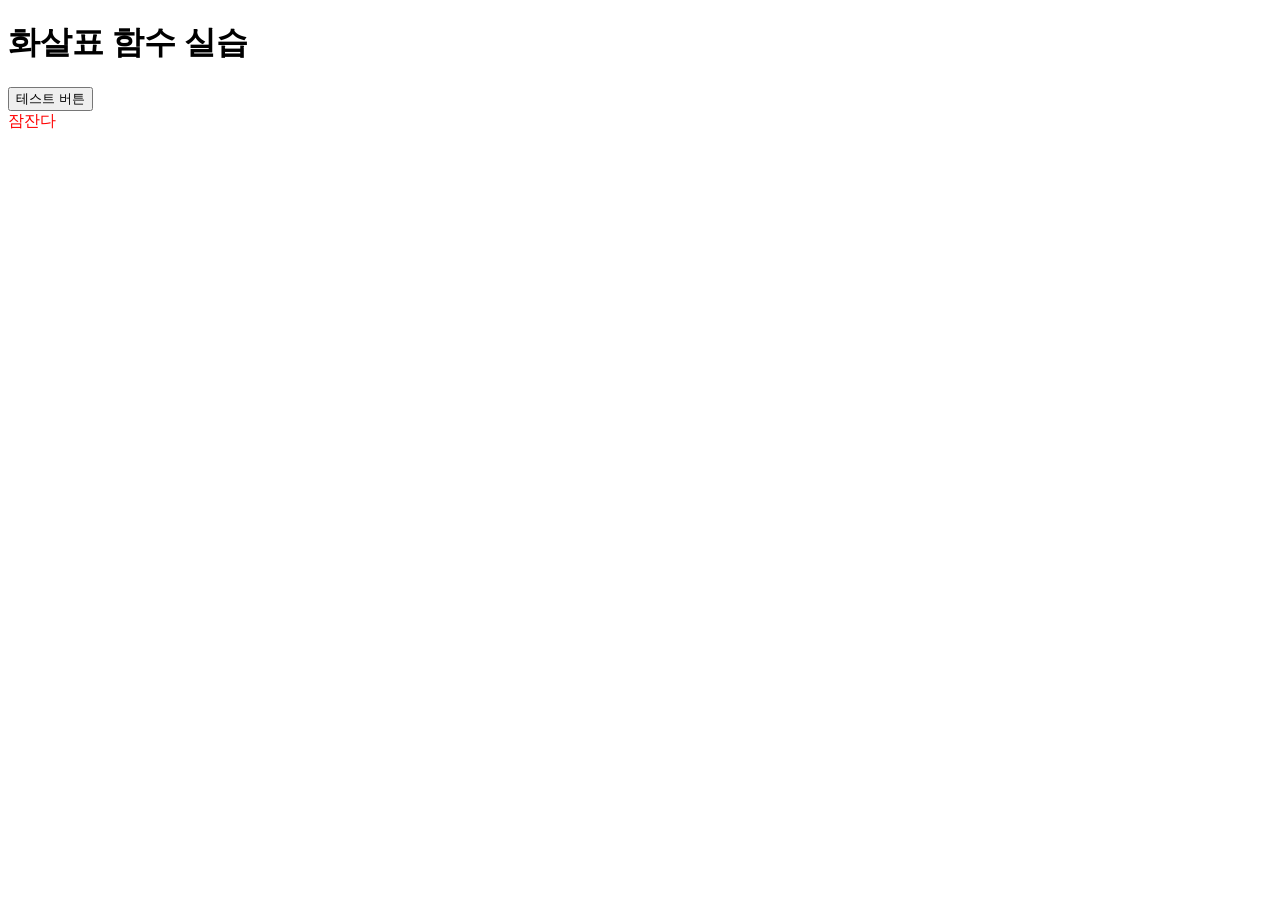
<file: index.html>
<!doctype html>
<html lang="ko">
  <head>
    <meta charset="UTF-8" />
    <meta name="viewport" content="width=device-width, initial-scale=1.0" />
    <link rel="stylesheet" href="./css/style.css" />
    <title>화살표 함수</title>
  </head>
  <body>
    <h1>화살표 함수 실습</h1>
    <button id="testBtn">테스트 버튼</button>
    <div id="result"></div>

    <script src="./js/test.js"></script>
  </body>
</html>
</file>
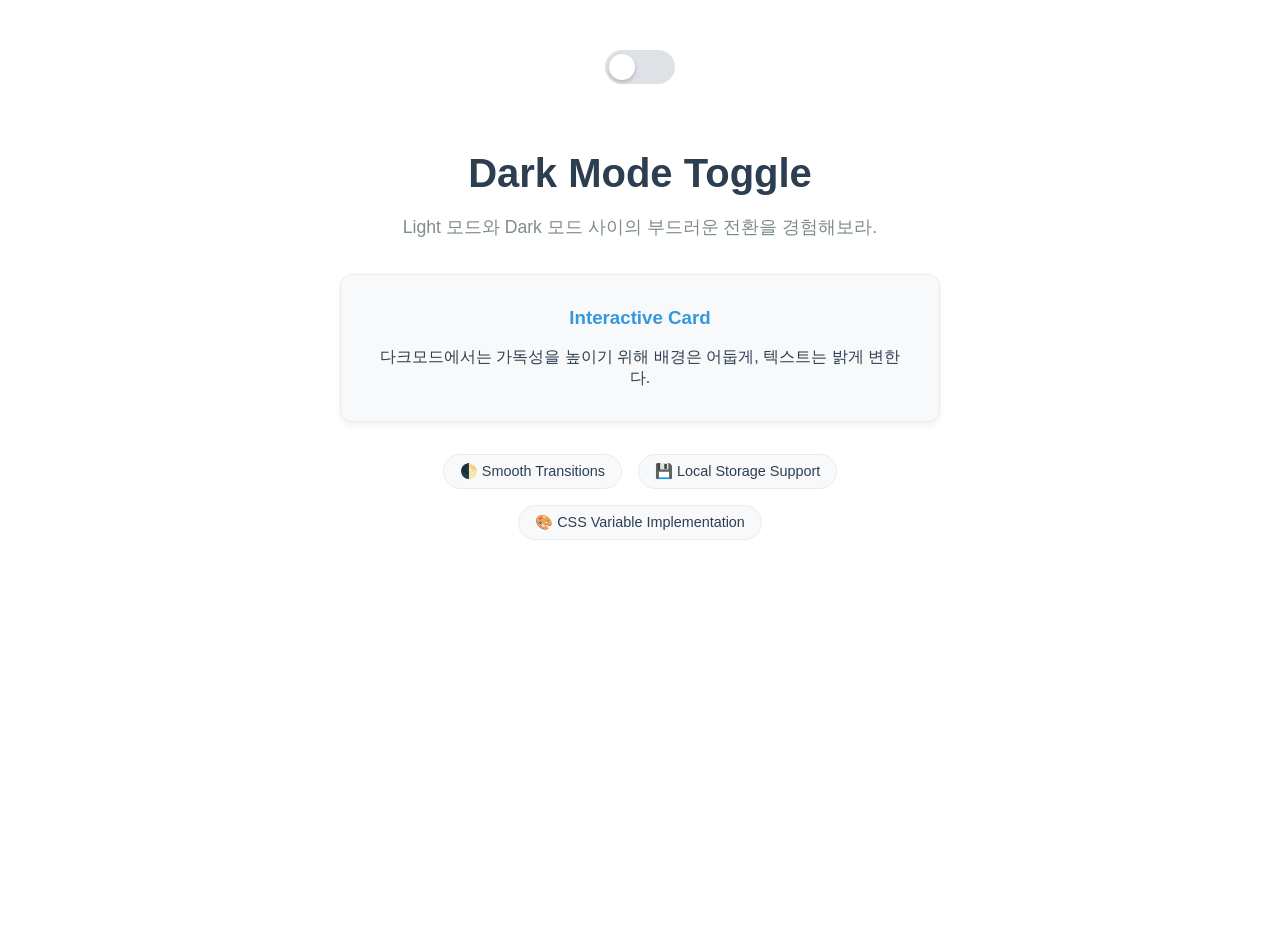
<file: darkmodetoggle.html>
<!doctype html>
<html lang="en">
  <head>
    <meta charset="UTF-8" />
    <title>Dark Mode Toggle</title>
    <!-- 디자인 파일(CSS)을 연결한다 -->
    <link rel="stylesheet" href="./css/dmc.css" />
  </head>
  <body>
    <!-- 1. 체크박스: 실제로 클릭되는 데이터 모델 (화면에서는 숨김) -->
    <input type="checkbox" id="dark-mode" class="input" />

    <!-- 2. 라벨: 사용자가 눈으로 보고 클릭하는 스위치 모양 -->
    <label for="dark-mode" class="label">
      <div class="circle"></div>
    </label>

    <!-- 3. 컨텐츠: 테마 변경에 따라 색이 변할 내용물 -->
    <div class="container">
      <h1>Dark Mode Toggle</h1>
      <p class="description">
        Light 모드와 Dark 모드 사이의 부드러운 전환을 경험해보라.
      </p>

      <div class="card">
        <h3>Interactive Card</h3>
        <p>
          다크모드에서는 가독성을 높이기 위해 배경은 어둡게, 텍스트는 밝게
          변한다.
        </p>
      </div>

      <div class="features">
        <div class="feature-item">🌓 Smooth Transitions</div>
        <div class="feature-item">💾 Local Storage Support</div>
        <div class="feature-item">🎨 CSS Variable Implementation</div>
      </div>
    </div>

    <!-- 4. 자바스크립트 연결: 동작을 제어한다 -->
    <script src="./js/dmc.js"></script>
  </body>
</html>

<!--
<input type="checkbox">: 체크 여부(on/off)를 판단하는 핵심 요소이다. 
<label for="dark-mode">: for 속성을 사용하여 체크박스와 연결했다. 라벨을 클릭하면 체크박스가 체크된다. 
<div class="circle">: 스위치 내부에서 좌우로 움직일 둥근 버튼이다.
  -->
</file>
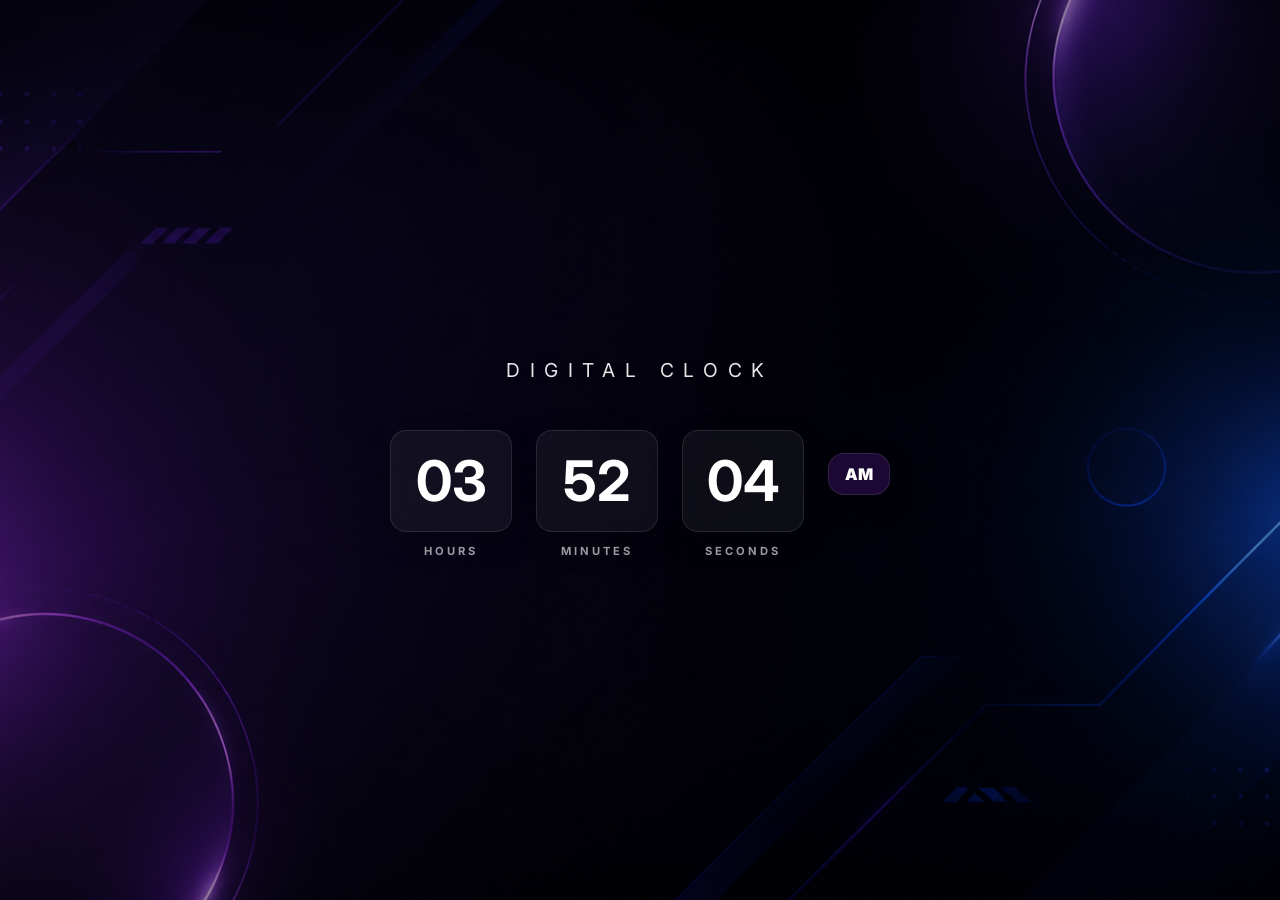
<file: digitalclock.html>
<!doctype html>
<html lang="ko">
  <head>
    <meta charset="UTF-8" />
    <!-- 디자인 설정을 불러옵니다 -->
    <link rel="stylesheet" href="./css/dc.css" />
    <title>감성 디지털 시계</title>
  </head>
  <body>
    <!-- 제목 부분 -->
    <h2>Digital Clock</h2>

    <!-- 시계 숫자들이 들어갈 큰 상자 -->
    <div class="clock">
      <!-- '시' 상자 -->
      <div>
        <span id="hour">00</span>
        <span class="text">Hours</span>
      </div>
      <!-- '분' 상자 -->
      <div>
        <span id="minutes">00</span>
        <span class="text">Minutes</span>
      </div>
      <!-- '초' 상자 -->
      <div>
        <span id="seconds">00</span>
        <span class="text">Seconds</span>
      </div>
      <!-- '오전/오후' 상자 -->
      <div>
        <span id="ampm">AM</span>
      </div>
    </div>

    <!-- 시계를 움직이게 할 두뇌를 불러옵니다 -->
    <script src="./js/dc.js"></script>
  </body>
</html>

<!--
id="hour", id="minutes": 자바스크립트라는 '두뇌'가 이 이름을 보고 해당 위치를 찾아가서 숫자를 바꿔줍니다. 
<link>와 <script>: 각각 옷(CSS)과 지능(JS)을 몸체(HTML)에 연결해주는 통로입니다
-->
</file>
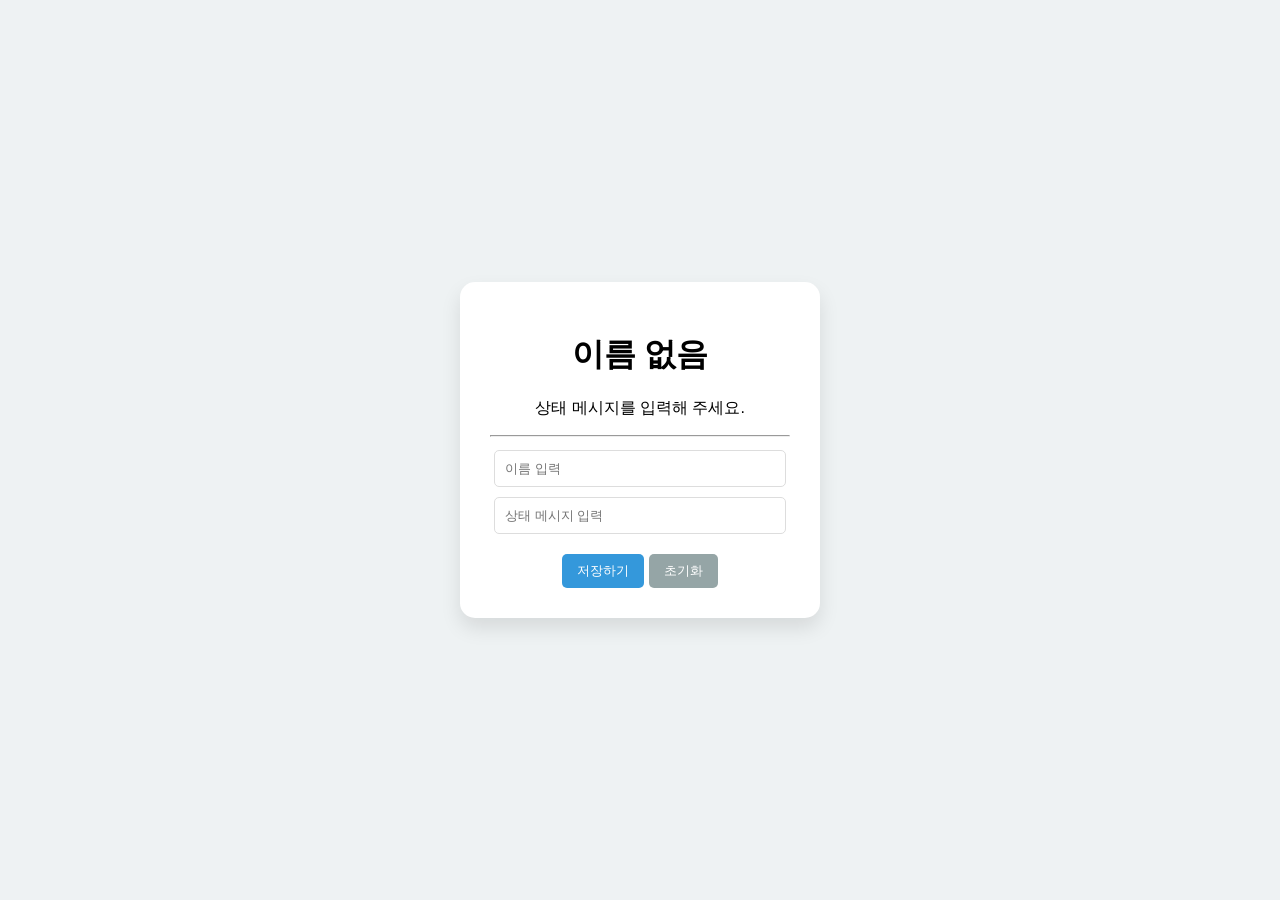
<file: profilememory.html>
<!doctype html>
<html lang="ko">
  <head>
    <meta charset="UTF-8" />
    <title>프로필 기억하기</title>
    <link rel="stylesheet" href="./css/pm.css" />
  </head>
  <body>
    <div class="profile-card">
      <!-- 정보를 보여주는 곳 -->
      <h1 id="display-name">이름 없음</h1>
      <p id="display-msg">상태 메시지를 입력해 주세요.</p>

      <hr />

      <!-- 정보를 입력하는 곳 -->
      <input type="text" id="name-input" placeholder="이름 입력" />
      <input type="text" id="msg-input" placeholder="상태 메시지 입력" />

      <div class="btn-group">
        <button id="save-btn">저장하기</button>
        <button id="clear-btn">초기화</button>
      </div>
    </div>

    <script src="./js/pm.js"></script>
  </body>
</html>
</file>
<file: css/style.css>
.black {
  color: black;
}

.red {
  color: red;
}
</file>
<file: css/dmc.css>
/* 1. 기본 색상 변수 설정 (Light 모드) */
:root {
  --bg-color: #ffffff;
  --text-color: #2c3e50;
  --toggle-bg: #dee2e6;
  --circle-bg: #ffffff;
  --secondary-text: #7f8c8d;
  --card-bg: #f8f9fa;
  --card-border: #e9ecef;
  --card-shadow: 0 4px 6px rgba(0, 0, 0, 0.05);
  --accent-color: #3498db;
  /* ...기타 변수들 */
}

/* 2. 다크모드 시 변수 값 변경 */
body.dark {
  --bg-color: #1a1a2e;
  --text-color: #e94560;
  --toggle-bg: #0f3460;
  --circle-bg: #e94560;
  --secondary-text: #95a5a6;
  --card-bg: #16213e;
  --card-border: #0f3460;
  --card-shadow: 0 4px 20px rgba(0, 0, 0, 0.3);
  --accent-color: #e94560;
}

/* 3. 실제 적용 */
body {
  background-color: var(--bg-color); /* 변수를 사용해 배경색 적용 */
  color: var(--text-color);
  transition:
    background-color 0.4s ease,
    color 0.4s ease; /* 색상 변경 시 부드럽게 전환 */
  /* ...정렬 설정 */
  margin: 0;
  font-family: "Segoe UI", Tahoma, Geneva, Verdana, sans-serif;
  display: flex;
  flex-direction: column;
  align-items: center;
  min-height: 100vh;
  padding-top: 50px;
}

.input {
  visibility: hidden;
  position: absolute;
}

/* 4. 스위치 모양 디자인 */
.label {
  width: 70px;
  height: 34px;
  background-color: var(--toggle-bg);
  border-radius: 17px;
  cursor: pointer;
  position: relative;
  transition: background-color 0.4s ease;
  margin-bottom: 40px;
}

.circle {
  width: 26px;
  height: 26px;
  background-color: var(--circle-bg);
  border-radius: 50%;
  position: absolute;
  top: 4px;
  left: 4px;
  box-shadow: 0 2px 4px rgba(0, 0, 0, 0.2);
  transition: transform 0.4s cubic-bezier(0.68, -0.55, 0.265, 1.55); /* 튕기는 듯한 효과 */
}

/* 5. 체크되었을 때 원의 위치 이동 */
.input:checked + .label .circle {
  transform: translateX(36px); /* 원을 오른쪽으로 36px 밀어낸다 */
}

.container {
  max-width: 600px;
  text-align: center;
  padding: 0 20px;
}

h1 {
  font-size: 2.5rem;
  margin-bottom: 1rem;
}

.description {
  color: var(--secondary-text);
  font-size: 1.1rem;
  line-height: 1.6;
  margin-bottom: 2rem;
}

.card {
  background-color: var(--card-bg);
  border: 1px solid var(--card-border);
  border-radius: 12px;
  padding: 2rem;
  box-shadow: var(--card-shadow);
  transition: all 0.4s ease;
  margin-bottom: 2rem;
}

.card h3 {
  margin-top: 0;
  color: var(--accent-color);
}

.card p {
  color: var(--text-color);
  margin-bottom: 0;
}

.features {
  display: flex;
  justify-content: center;
  gap: 1rem;
  flex-wrap: wrap;
}

.feature-item {
  background-color: var(--card-bg);
  padding: 0.5rem 1rem;
  border-radius: 20px;
  font-size: 0.9rem;
  border: 1px solid var(--card-border);
  transition: all 0.4s ease;
}

/*
:root와 body.dark: 같은 변수 이름을 쓰지만 모드에 따라 담긴 색상 값만 바꾼다. 이 덕분에 하위 요소들은 변수 이름만 유지하면 자동으로 색이 바뀐다. 
transition: 색상이나 위치가 바뀔 때 끊기지 않고 0.4초 동안 서서히 변하게 만든다. 
*/
</file>
<file: css/dc.css>
@import url("https://fonts.googleapis.com/css2?family=Inter:wght@400;700;900&display=swap");

/* 1. 배경과 전체 화면 설정 */
body {
  margin: 0;
  padding: 0;
  display: flex; /* 요소들을 자유롭게 배치합니다 */
  flex-direction: column; /* 위아래로 쌓습니다 */
  align-items: center; /* 가로 중앙 정렬 */
  justify-content: center; /* 세로 중앙 정렬 */
  height: 100vh; /* 화면 높이를 꽉 채웁니다 */
  background: url("../images/dcbg.png") no-repeat center center fixed; /* 배경 이미지 설정 */
  background-size: cover; /* 이미지가 화면에 꽉 차게 조절 */
  color: white; /* 기본 글자색은 흰색 */
  font-family: "Inter", sans-serif;
  overflow: hidden;
}

body::before {
  content: "";
  position: absolute;
  top: 0;
  left: 0;
  width: 100%;
  height: 100%;
  background: radial-gradient(
    circle at center,
    transparent 0%,
    rgba(0, 0, 0, 0.4) 100%
  );
  z-index: -1;
}

h2 {
  text-transform: uppercase;
  letter-spacing: 0.6rem;
  font-size: 1.2rem;
  font-weight: 400;
  margin-bottom: 3rem;
  opacity: 0.9;
  text-shadow: 0 2px 10px rgba(0, 0, 0, 0.3);
}

.clock {
  display: flex;
  gap: 1.5rem;
  align-items: center;
}

.clock div {
  display: flex;
  flex-direction: column;
  align-items: center;
  gap: 0.75rem;
}

/* 2. 시계 박스 디자인 (유리 효과) */
.clock span {
  width: 120px;
  height: 100px;
  background: rgba(255, 255, 255, 0.05); /* 아주 투명한 흰색 배경 */
  backdrop-filter: blur(15px); /* 배경을 흐리게 해서 유리처럼 만듦 */
  border: 1px solid rgba(255, 255, 255, 0.1); /* 얇은 테두리 */
  border-radius: 16px; /* 모서리를 둥글게 */
  display: flex;
  justify-content: center;
  align-items: center;
  font-size: 3.5rem; /* 숫자 크기를 크게 */
  font-weight: 700;
  box-shadow: 0 10px 30px rgba(0, 0, 0, 0.2); /* 은은한 그림자 */
  -webkit-backdrop-filter: blur(15px);
  transition: all 0.3s ease;
}

/* 3. 마우스를 올렸을 때의 반응 */
.clock span:hover {
  background: rgba(255, 255, 255, 0.1); /* 좀 더 밝아짐 */
  transform: translateY(-5px); /* 위로 살짝 떠오름 */
  border-color: rgba(255, 255, 255, 0.2);
}

.clock .text {
  width: auto;
  height: auto;
  background: transparent;
  border: none;
  box-shadow: none;
  backdrop-filter: none;
  -webkit-backdrop-filter: none;
  font-size: 0.7rem;
  text-transform: uppercase;
  letter-spacing: 3px;
  opacity: 0.6;
  font-weight: 700;
}

.clock #ampm {
  width: 60px;
  height: 40px;
  font-size: 1rem;
  background: rgba(138, 43, 226, 0.2);
  margin-top: -2.5rem; /* Adjust to align better with numbers */
  font-weight: 900;
}

.clock #ampm:hover {
  background: rgba(138, 43, 226, 0.3);
}

/*
backdrop-filter: blur(15px): 이 코드가 바로 '유리 효과'의 핵심입니다. 박스 뒤의 배경이 흐릿하게 비쳐 고급스러운 느낌을 줍니다. 
flex: 복잡한 계산 없이 요소를 화면 정중앙에 딱 붙여주는 마법의 명령어입니다. 
*/
</file>
<file: css/pm.css>
body {
  background-color: #eef2f3;
  display: flex;
  justify-content: center;
  align-items: center;
  height: 100vh;
  margin: 0;
  font-family: "Malgun Gothic", sans-serif;
}

.profile-card {
  background: white;
  padding: 30px;
  border-radius: 15px;
  box-shadow: 0 10px 20px rgba(0, 0, 0, 0.1);
  text-align: center;
  width: 300px;
}

input {
  width: 90%;
  padding: 10px;
  margin: 5px 0;
  border: 1px solid #ddd;
  border-radius: 5px;
}

.btn-group {
  margin-top: 15px;
}

button {
  padding: 8px 15px;
  cursor: pointer;
  border: none;
  border-radius: 5px;
}

#save-btn {
  background-color: #3498db;
  color: white;
}
#clear-btn {
  background-color: #95a5a6;
  color: white;
}
</file>
